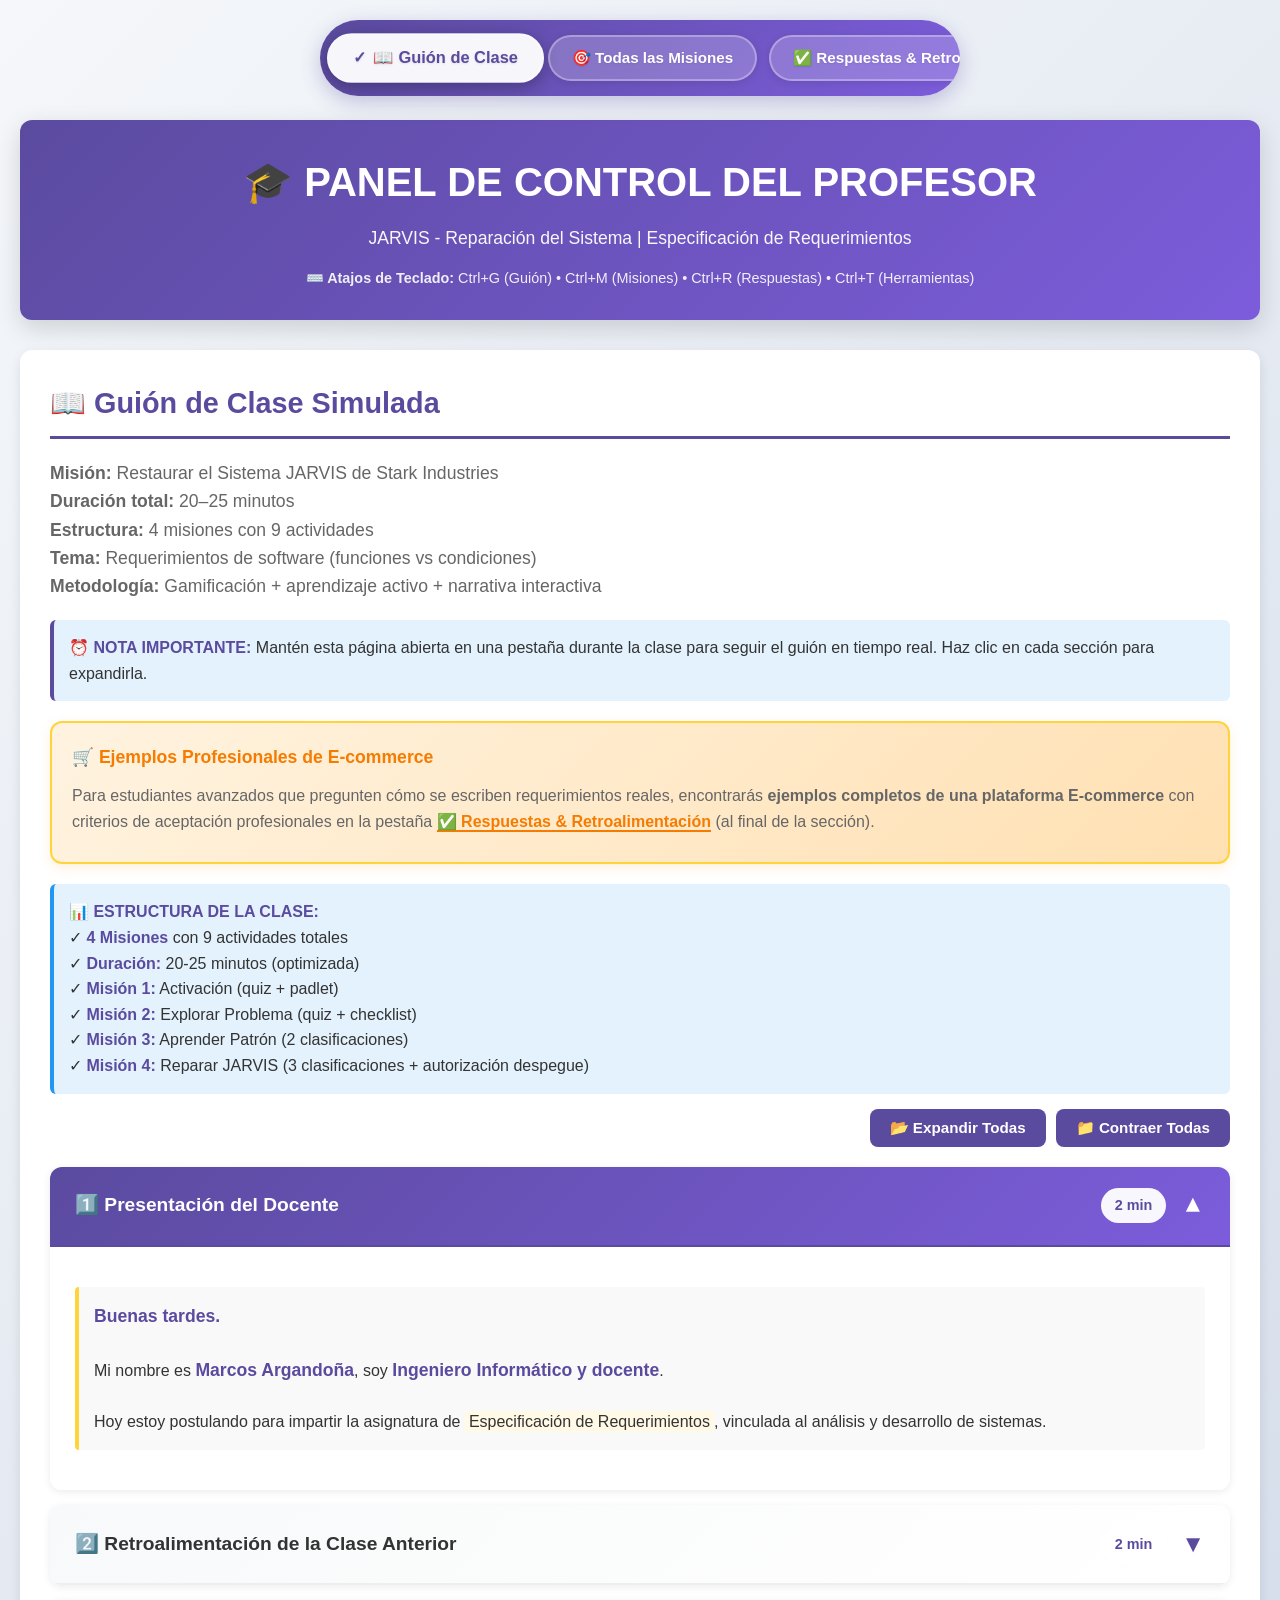
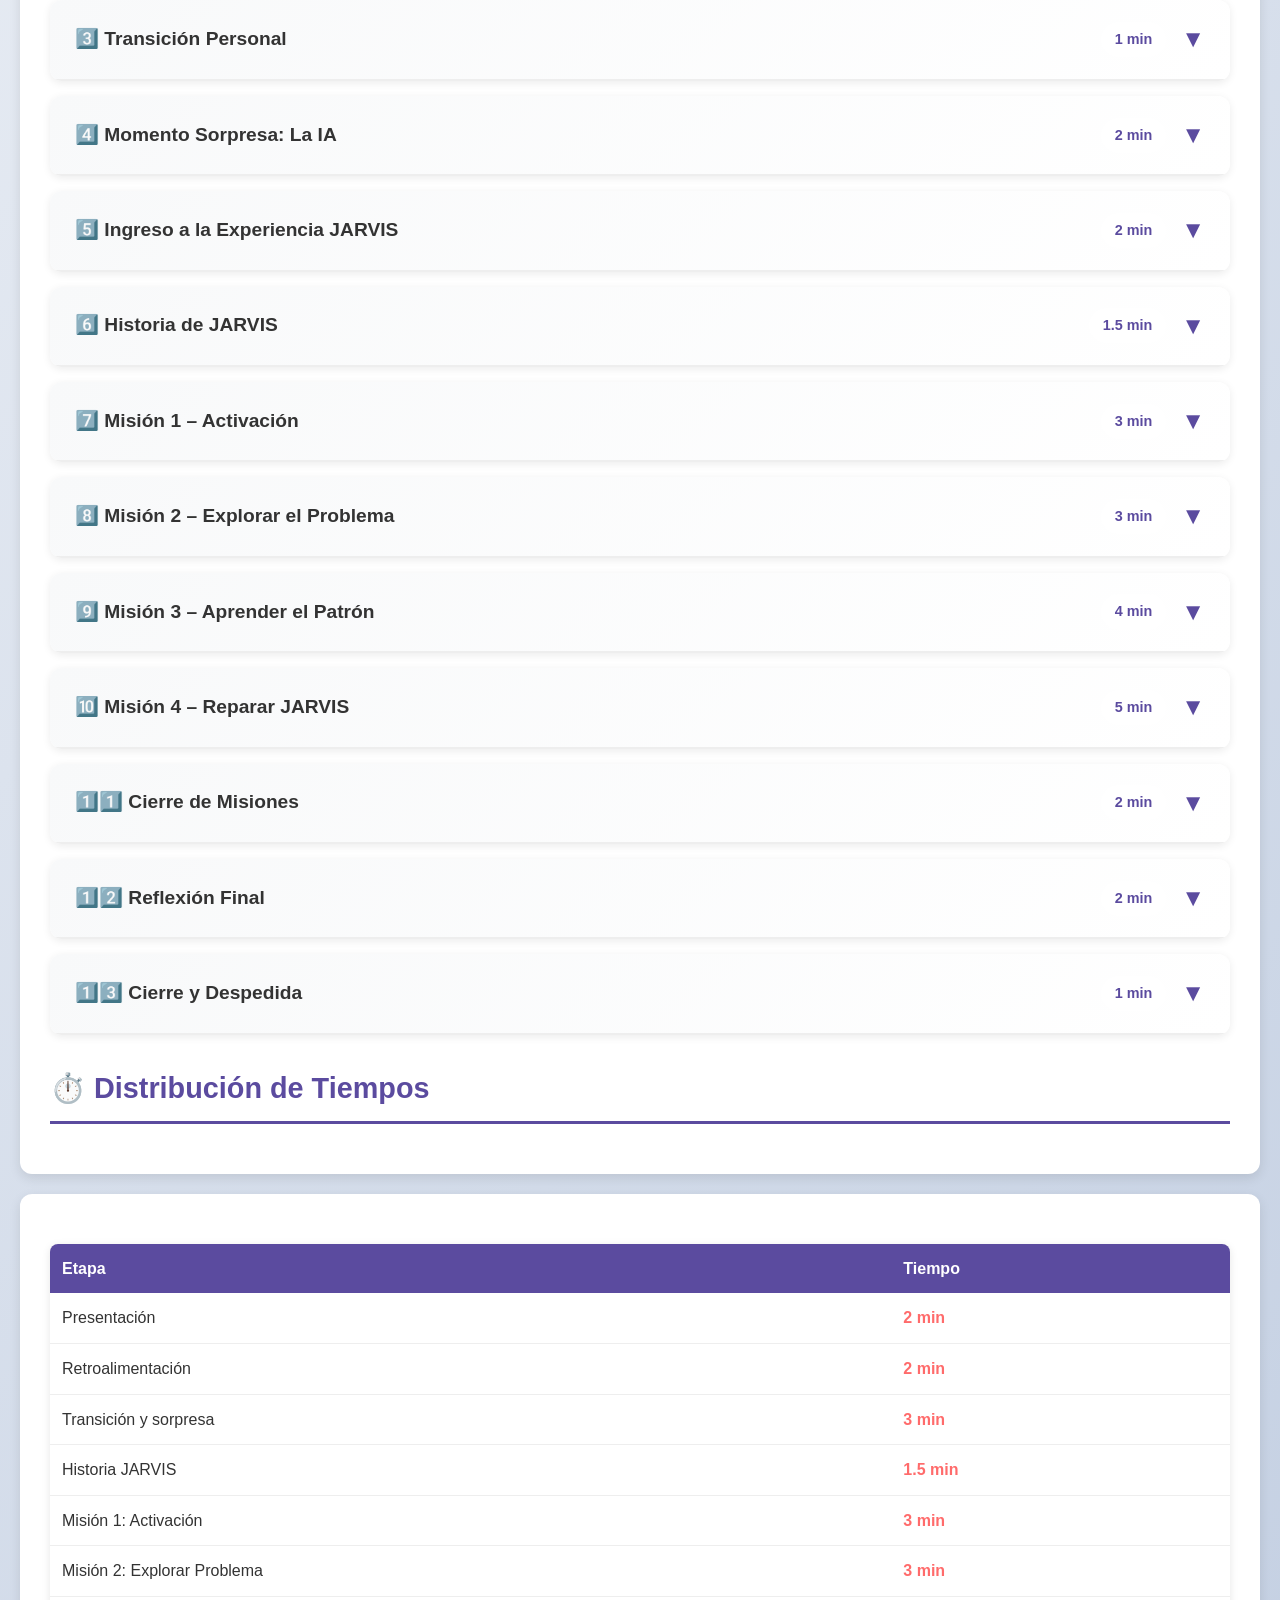
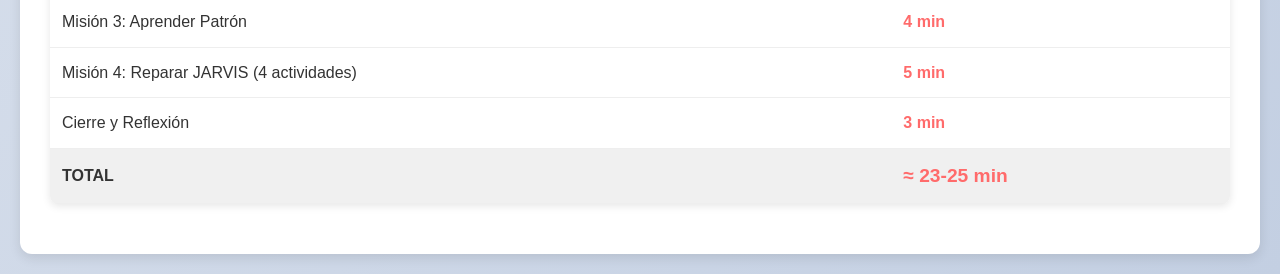
<file: index-profesor.html>
<!DOCTYPE html>
<html lang="es">
<head>
    <meta charset="UTF-8">
    <meta name="viewport" content="width=device-width, initial-scale=1.0">
    <meta name="description" content="Panel de Control del Profesor - JARVIS Gamificación">
    <meta name="theme-color" content="#5b4b9f">
    
    <title>🎓 Panel del Profesor - JARVIS</title>
    
    <style>
        * {
            margin: 0;
            padding: 0;
            box-sizing: border-box;
        }

        :root {
            --color-primary: #5b4b9f;
            --color-secondary: #ff6b6b;
            --color-success: #51cf66;
            --color-warning: #ffd43b;
            --color-dark: #1a1a2e;
            --color-light: #f5f5f5;
            --color-text: #333;
            --color-text-light: #666;
        }

        body {
            font-family: 'Segoe UI', Tahoma, Geneva, Verdana, sans-serif;
            background: linear-gradient(135deg, #f5f7fa 0%, #c3cfe2 100%);
            color: var(--color-text);
            line-height: 1.6;
            min-height: 100vh;
        }

        .professor-container {
            max-width: 1400px;
            margin: 0 auto;
            padding: 20px;
            padding-top: 120px;
        }

        .header {
            background: linear-gradient(135deg, var(--color-primary) 0%, #7c5cdb 100%);
            color: white;
            padding: 30px;
            border-radius: 12px;
            margin-bottom: 30px;
            box-shadow: 0 8px 24px rgba(0,0,0,0.15);
            text-align: center;
        }

        .header h1 {
            font-size: 2.5em;
            margin-bottom: 10px;
        }

        .header p {
            font-size: 1.1em;
            opacity: 0.95;
        }

        .tool-tabs {
            display: flex;
            gap: 12px;
            position: fixed;
            top: 20px;
            left: 50%;
            transform: translateX(-50%);
            background: linear-gradient(135deg, var(--color-primary) 0%, #7c5cdb 100%);
            padding: 15px;
            border-radius: 50px;
            z-index: 1000;
            box-shadow: 0 6px 20px rgba(91, 75, 159, 0.3);
            backdrop-filter: blur(10px);
            flex-wrap: nowrap;
            overflow-x: auto;
            max-width: 90vw;
        }

        .tool-tabs::-webkit-scrollbar {
            height: 4px;
        }

        .tool-tabs::-webkit-scrollbar-track {
            background: rgba(255,255,255,0.1);
            border-radius: 10px;
        }

        .tool-tabs::-webkit-scrollbar-thumb {
            background: rgba(255,255,255,0.3);
            border-radius: 10px;
        }

        .tab-btn {
            padding: 12px 22px;
            border: none;
            border-radius: 25px;
            cursor: pointer;
            font-size: 0.95em;
            font-weight: 700;
            transition: all 0.3s ease;
            background: rgba(255, 255, 255, 0.2);
            color: white;
            box-shadow: 0 2px 8px rgba(0,0,0,0.1);
            border: 2px solid rgba(255, 255, 255, 0.3);
            position: relative;
            flex-shrink: 0;
            text-shadow: 0 1px 2px rgba(0,0,0,0.1);
        }

        .tab-btn:hover {
            background: rgba(255, 255, 255, 0.35);
            transform: translateY(-2px);
            box-shadow: 0 4px 12px rgba(0,0,0,0.2);
            border-color: rgba(255, 255, 255, 0.6);
        }

        .tab-btn:hover::after {
            content: attr(title);
            position: absolute;
            top: -40px;
            left: 50%;
            transform: translateX(-50%);
            background: rgba(0, 0, 0, 0.8);
            color: white;
            padding: 6px 12px;
            border-radius: 4px;
            font-size: 0.8em;
            font-weight: 600;
            white-space: nowrap;
            z-index: 1001;
            box-shadow: 0 2px 8px rgba(0,0,0,0.3);
        }

        .tab-btn.active {
            background: rgba(255, 255, 255, 0.95);
            color: var(--color-primary);
            box-shadow: 0 4px 16px rgba(0,0,0,0.3);
            transform: scale(1.08);
            font-weight: 700;
        }

        .tab-btn.active::before {
            content: "✓";
            margin-right: 6px;
        }

        .tab-content {
            display: none;
            animation: fadeIn 0.3s ease;
        }

        .tab-content.active {
            display: block;
        }

        @keyframes fadeIn {
            from { opacity: 0; transform: translateY(10px); }
            to { opacity: 1; transform: translateY(0); }
        }

        /* BOTÓN FLOTANTE GUIÓN */
        .guion-float-btn {
            position: fixed;
            bottom: 30px;
            right: 30px;
            padding: 16px 24px;
            background: linear-gradient(135deg, var(--color-primary) 0%, #7c5cdb 100%);
            color: white;
            border: none;
            border-radius: 50px;
            cursor: pointer;
            font-weight: 700;
            font-size: 1em;
            box-shadow: 0 6px 20px rgba(91, 75, 159, 0.4);
            transition: all 0.3s ease;
            z-index: 999;
            display: none;
        }

        .guion-float-btn.show {
            display: flex;
            align-items: center;
            gap: 8px;
            animation: pulse 2s infinite;
        }

        @keyframes pulse {
            0%, 100% {
                box-shadow: 0 6px 20px rgba(91, 75, 159, 0.4);
                transform: scale(1);
            }
            50% {
                box-shadow: 0 8px 28px rgba(91, 75, 159, 0.6);
                transform: scale(1.03);
            }
        }

        .guion-float-btn:hover {
            transform: translateY(-5px);
            box-shadow: 0 10px 28px rgba(91, 75, 159, 0.6);
            padding: 16px 32px;
            animation: none;
        }

        .guion-float-btn:active {
            transform: translateY(-2px);
        }

        /* INDICADOR DE MEMORIA DE POSICIÓN */
        .position-indicator {
            position: fixed;
            bottom: 30px;
            left: 30px;
            background: rgba(81, 207, 102, 0.9);
            color: white;
            padding: 8px 14px;
            border-radius: 20px;
            font-size: 0.85em;
            font-weight: 600;
            opacity: 0;
            transition: opacity 0.3s ease;
            pointer-events: none;
            z-index: 998;
            box-shadow: 0 2px 8px rgba(0,0,0,0.2);
        }

        .position-indicator.show {
            opacity: 1;
            animation: slideIn 0.3s ease;
        }

        @keyframes slideIn {
            from {
                opacity: 0;
                transform: translateX(-20px);
            }
            to {
                opacity: 1;
                transform: translateX(0);
            }
        }

        /* Responsive para móviles */
        @media (max-width: 768px) {
            .tool-tabs {
                top: 10px;
                left: 50%;
                transform: translateX(-50%);
                padding: 12px;
                gap: 8px;
                max-width: 95vw;
                border-radius: 40px;
            }

            .tab-btn {
                padding: 10px 16px;
                font-size: 0.85em;
                min-width: auto;
            }

            .tab-btn.active::before {
                content: "✓";
                margin-right: 4px;
            }

            .guion-float-btn {
                bottom: 20px;
                right: 20px;
                padding: 12px 20px;
                font-size: 0.9em;
            }

            body {
                padding-top: 80px;
            }
        }

        /* GUION SECTION */
        .guion-section {
            background: white;
            border-radius: 12px;
            padding: 30px;
            margin-bottom: 20px;
            box-shadow: 0 4px 12px rgba(0,0,0,0.1);
        }

        .guion-section h2 {
            color: var(--color-primary);
            margin-bottom: 20px;
            font-size: 1.8em;
            border-bottom: 3px solid var(--color-primary);
            padding-bottom: 10px;
        }

        .guion-section h3 {
            color: #444;
            margin-top: 20px;
            margin-bottom: 10px;
            font-size: 1.2em;
        }

        .time-block {
            background: #f9f9f9;
            padding: 15px;
            margin: 15px 0;
            border-left: 4px solid var(--color-warning);
            border-radius: 4px;
        }

        .time-block strong {
            color: var(--color-primary);
            font-size: 1.1em;
        }

        /* MISSIONS SECTION */
        .missions-section {
            background: white;
            border-radius: 12px;
            padding: 30px;
            box-shadow: 0 4px 12px rgba(0,0,0,0.1);
        }

        .mission-card {
            background: #f9f9f9;
            border: 2px solid var(--color-primary);
            border-radius: 12px;
            padding: 25px;
            margin-bottom: 20px;
            cursor: pointer;
            transition: all 0.3s ease;
        }

        .mission-card:hover {
            transform: translateY(-4px);
            box-shadow: 0 8px 20px rgba(91, 75, 159, 0.2);
        }

        .mission-card.expanded {
            background: white;
            border-color: var(--color-primary);
        }

        .mission-header {
            display: flex;
            justify-content: space-between;
            align-items: center;
            cursor: pointer;
            font-weight: 600;
            font-size: 1.2em;
        }

        .mission-title {
            color: var(--color-primary);
            flex: 1;
        }

        .mission-toggle {
            font-size: 1.5em;
            transition: transform 0.3s ease;
        }

        .mission-card.expanded .mission-toggle {
            transform: rotate(180deg);
        }

        .mission-content {
            display: none;
            margin-top: 20px;
            border-top: 2px solid #eee;
            padding-top: 20px;
        }

        .mission-card.expanded .mission-content {
            display: block;
        }

        .activity {
            background: white;
            border: 1px solid #ddd;
            border-radius: 8px;
            padding: 20px;
            margin-bottom: 15px;
        }

        .activity-num {
            display: inline-block;
            background: var(--color-primary);
            color: white;
            padding: 5px 12px;
            border-radius: 20px;
            margin-bottom: 10px;
            font-weight: 600;
            font-size: 0.9em;
        }

        .activity-title {
            color: var(--color-primary);
            font-size: 1.1em;
            font-weight: 600;
            margin-bottom: 10px;
        }

        .activity-detail {
            margin: 10px 0;
            padding: 10px;
            background: #f5f5f5;
            border-left: 4px solid var(--color-secondary);
            border-radius: 4px;
        }

        .detail-label {
            font-weight: 600;
            color: var(--color-primary);
            display: block;
            margin-bottom: 5px;
        }

        .correct-answer {
            background: #e8f5e9;
            border-left-color: var(--color-success);
            padding: 12px;
            border-radius: 6px;
            margin: 10px 0;
        }

        .correct-answer::before {
            content: "✓ ";
            color: var(--color-success);
            font-weight: 700;
            font-size: 1.2em;
            margin-right: 5px;
        }

        .feedback {
            background: #fff3e0;
            border-left: 4px solid var(--color-warning);
            padding: 12px;
            margin: 10px 0;
            border-radius: 6px;
        }

        .feedback::before {
            content: "💬 ";
            margin-right: 5px;
        }

        .option {
            margin: 8px 0;
            padding: 8px;
            background: white;
            border-radius: 4px;
        }

        .option.correct {
            background: #e8f5e9;
            border-left: 4px solid var(--color-success);
            padding-left: 12px;
        }

        /* TIMING GUIDE */
        .timing-table {
            width: 100%;
            border-collapse: collapse;
            margin: 20px 0;
            background: white;
            border-radius: 8px;
            overflow: hidden;
            box-shadow: 0 2px 8px rgba(0,0,0,0.1);
        }

        .timing-table th {
            background: var(--color-primary);
            color: white;
            padding: 12px;
            text-align: left;
            font-weight: 600;
        }

        .timing-table td {
            padding: 12px;
            border-bottom: 1px solid #eee;
        }

        .timing-table tr:hover {
            background: #f9f9f9;
        }

        .time-value {
            font-weight: 600;
            color: var(--color-secondary);
        }

        /* TIPS & TOOLS */
        .tools-grid {
            display: grid;
            grid-template-columns: repeat(auto-fit, minmax(300px, 1fr));
            gap: 20px;
            margin-top: 20px;
        }

        .tool-card {
            background: white;
            border-radius: 12px;
            padding: 25px;
            box-shadow: 0 4px 12px rgba(0,0,0,0.1);
            border-top: 4px solid var(--color-primary);
        }

        .tool-card h3 {
            color: var(--color-primary);
            margin-bottom: 15px;
            font-size: 1.2em;
        }

        .tool-card ul {
            list-style: none;
            padding: 0;
        }

        .tool-card li {
            padding: 8px 0;
            color: var(--color-text-light);
        }

        .tool-card li:before {
            content: "▸ ";
            color: var(--color-secondary);
            font-weight: 700;
            margin-right: 8px;
        }

        /* PRINT FRIENDLY */
        @media print {
            .tool-tabs { display: none; }
            .header { page-break-inside: avoid; }
            .mission-card { page-break-inside: avoid; }
        }

        .print-btn, .expand-all-btn {
            padding: 10px 20px;
            background: var(--color-primary);
            color: white;
            border: none;
            border-radius: 6px;
            cursor: pointer;
            margin: 10px 5px;
            font-weight: 600;
            transition: background 0.3s ease;
        }

        .print-btn:hover, .expand-all-btn:hover {
            background: #7c5cdb;
        }

        .highlight {
            background: #fff9e6;
            padding: 2px 4px;
            border-radius: 2px;
            font-weight: 500;
        }

        .note-box {
            background: #e3f2fd;
            border-left: 4px solid var(--color-primary);
            padding: 15px;
            border-radius: 6px;
            margin: 15px 0;
        }

        .note-box strong {
            color: var(--color-primary);
        }

        /* ACCORDION STYLES FOR GUION */
        .accordion-item {
            background: white;
            border-radius: 12px;
            margin-bottom: 15px;
            box-shadow: 0 2px 8px rgba(0,0,0,0.08);
            overflow: hidden;
            transition: all 0.3s ease;
        }

        .accordion-item:hover {
            box-shadow: 0 4px 16px rgba(0,0,0,0.12);
        }

        .accordion-header {
            display: flex;
            justify-content: space-between;
            align-items: center;
            padding: 20px 25px;
            cursor: pointer;
            background: linear-gradient(135deg, #f8f9fa 0%, #ffffff 100%);
            border-bottom: 2px solid #eee;
            transition: all 0.3s ease;
        }

        .accordion-header:hover {
            background: linear-gradient(135deg, #f0f2f5 0%, #f8f9fa 100%);
        }

        .accordion-item.active .accordion-header {
            background: linear-gradient(135deg, var(--color-primary) 0%, #7c5cdb 100%);
            color: white;
            border-bottom-color: var(--color-primary);
        }

        .accordion-title {
            flex: 1;
            font-size: 1.2em;
            font-weight: 700;
            display: flex;
            align-items: center;
            gap: 12px;
        }

        .accordion-time {
            background: rgba(255, 255, 255, 0.9);
            color: var(--color-primary);
            padding: 6px 14px;
            border-radius: 20px;
            font-weight: 600;
            font-size: 0.9em;
            margin-right: 15px;
        }

        .accordion-item.active .accordion-time {
            background: rgba(255, 255, 255, 0.95);
            color: var(--color-primary);
        }

        .accordion-icon {
            font-size: 1.5em;
            transition: transform 0.3s ease;
            color: var(--color-primary);
        }

        .accordion-item.active .accordion-icon {
            transform: rotate(180deg);
            color: white;
        }

        .accordion-content {
            max-height: 0;
            overflow: hidden;
            transition: max-height 0.4s ease;
        }

        .accordion-item.active .accordion-content {
            max-height: 5000px;
        }

        .accordion-body {
            padding: 25px;
            background: white;
        }

        .answer-box {
            background: #e8f5e9;
            border-left: 4px solid var(--color-success);
            padding: 15px 20px;
            margin: 12px 0;
            border-radius: 6px;
            font-weight: 500;
        }

        .answer-box::before {
            content: "✓ ";
            color: var(--color-success);
            font-weight: 700;
            font-size: 1.3em;
            margin-right: 8px;
        }

        .question-box {
            background: #f5f5f5;
            border-left: 4px solid var(--color-warning);
            padding: 12px 18px;
            margin: 10px 0;
            border-radius: 6px;
        }

        .question-box strong {
            color: var(--color-primary);
        }

        .expand-collapse-all {
            display: flex;
            gap: 10px;
            margin-bottom: 20px;
            justify-content: flex-end;
        }

        .accordion-control-btn {
            padding: 10px 20px;
            background: var(--color-primary);
            color: white;
            border: none;
            border-radius: 8px;
            cursor: pointer;
            font-weight: 600;
            transition: all 0.3s ease;
            font-size: 0.95em;
        }

        .accordion-control-btn:hover {
            background: #7c5cdb;
            transform: translateY(-2px);
            box-shadow: 0 4px 12px rgba(91, 75, 159, 0.3);
        }

        .ecommerce-reference {
            background: linear-gradient(135deg, #fff3e0 0%, #ffe0b2 100%);
            border: 2px solid var(--color-warning);
            border-radius: 12px;
            padding: 20px;
            margin: 20px 0;
            box-shadow: 0 4px 12px rgba(255, 152, 0, 0.15);
        }

        .ecommerce-reference h4 {
            color: #f57c00;
            margin: 0 0 12px 0;
            display: flex;
            align-items: center;
            gap: 8px;
            font-size: 1.1em;
        }

        .ecommerce-reference p {
            margin: 8px 0;
            color: #666;
        }

        .ecommerce-reference a {
            color: #f57c00;
            font-weight: 700;
            text-decoration: none;
            border-bottom: 2px solid #f57c00;
            transition: all 0.2s ease;
        }

        .ecommerce-reference a:hover {
            color: #e65100;
            border-bottom-color: #e65100;
        }
    </style>
</head>
<body>
    <div class="professor-container">
        <!-- HEADER -->
        <div class="header">
            <h1>🎓 PANEL DE CONTROL DEL PROFESOR</h1>
            <p>JARVIS - Reparación del Sistema | Especificación de Requerimientos</p>
            <div style="margin-top: 15px; font-size: 0.9em; opacity: 0.9;">
                <strong>⌨️ Atajos de Teclado:</strong> Ctrl+G (Guión) • Ctrl+M (Misiones) • Ctrl+R (Respuestas) • Ctrl+T (Herramientas)
            </div>
        </div>

        <!-- NAVIGATION TABS -->
        <div class="tool-tabs">
            <button class="tab-btn active" onclick="switchTab('guion')" title="Ctrl+G">📖 Guión de Clase</button>
            <button class="tab-btn" onclick="switchTab('missions')" title="Ctrl+M">🎯 Todas las Misiones</button>
            <button class="tab-btn" onclick="switchTab('respuestas')" title="Ctrl+R">✅ Respuestas & Retroalimentación</button>
            <button class="tab-btn" onclick="switchTab('tools')" title="Ctrl+T">🛠️ Herramientas</button>
        </div>

        <!-- TAB 1: GUION DE CLASE -->
        <div id="guion" class="tab-content active">
            <div class="guion-section">
                <h2>📖 Guión de Clase Simulada</h2>
                <p style="font-size: 1.1em; color: #666; margin-bottom: 20px;">
                    <strong>Misión:</strong> Restaurar el Sistema JARVIS de Stark Industries<br>
                    <strong>Duración total:</strong> 20–25 minutos<br>
                    <strong>Estructura:</strong> 4 misiones con 9 actividades<br>
                    <strong>Tema:</strong> Requerimientos de software (funciones vs condiciones)<br>
                    <strong>Metodología:</strong> Gamificación + aprendizaje activo + narrativa interactiva
                </p>

                <div class="note-box">
                    <strong>⏰ NOTA IMPORTANTE:</strong> Mantén esta página abierta en una pestaña durante la clase para seguir el guión en tiempo real. Haz clic en cada sección para expandirla.
                </div>

                <div class="ecommerce-reference">
                    <h4>🛒 Ejemplos Profesionales de E-commerce</h4>
                    <p>Para estudiantes avanzados que pregunten cómo se escriben requerimientos reales, encontrarás <strong>ejemplos completos de una plataforma E-commerce</strong> con criterios de aceptación profesionales en la pestaña <a href="#" onclick="switchTab('respuestas'); return false;">✅ Respuestas & Retroalimentación</a> (al final de la sección).</p>
                </div>

                <div class="note-box" style="background: #e3f2fd; border-left-color: #2196F3;">
                    <strong>📊 ESTRUCTURA DE LA CLASE:</strong><br>
                    ✓ <strong>4 Misiones</strong> con 9 actividades totales<br>
                    ✓ <strong>Duración:</strong> 20-25 minutos (optimizada)<br>
                    ✓ <strong>Misión 1:</strong> Activación (quiz + padlet)<br>
                    ✓ <strong>Misión 2:</strong> Explorar Problema (quiz + checklist)<br>
                    ✓ <strong>Misión 3:</strong> Aprender Patrón (2 clasificaciones)<br>
                    ✓ <strong>Misión 4:</strong> Reparar JARVIS (3 clasificaciones + autorización despegue)
                </div>

                <div class="expand-collapse-all">
                    <button class="accordion-control-btn" onclick="expandAllGuion()">📂 Expandir Todas</button>
                    <button class="accordion-control-btn" onclick="collapseAllGuion()">📁 Contraer Todas</button>
                </div>

                <!-- Sección 1 -->
                <div class="accordion-item active">
                    <div class="accordion-header" onclick="toggleAccordion(this)">
                        <div class="accordion-title">
                            <span>1️⃣ Presentación del Docente</span>
                        </div>
                        <span class="accordion-time">2 min</span>
                        <span class="accordion-icon">▼</span>
                    </div>
                    <div class="accordion-content">
                        <div class="accordion-body">
                            <div class="time-block">
                                <strong>Buenas tardes.</strong><br><br>
                                Mi nombre es <strong>Marcos Argandoña</strong>, soy <strong>Ingeniero Informático y docente</strong>.<br><br>
                                Hoy estoy postulando para impartir la asignatura de <span class="highlight">Especificación de Requerimientos</span>, vinculada al análisis y desarrollo de sistemas.
                            </div>
                        </div>
                    </div>
                </div>

                <!-- Sección 2 -->
                <div class="accordion-item">
                    <div class="accordion-header" onclick="toggleAccordion(this)">
                        <div class="accordion-title">
                            <span>2️⃣ Retroalimentación de la Clase Anterior</span>
                        </div>
                        <span class="accordion-time">2 min</span>
                        <span class="accordion-icon">▼</span>
                    </div>
                    <div class="accordion-content">
                        <div class="accordion-body">
                            <p><strong>Objetivo:</strong> Activar conocimientos previos. Dinámica rápida tipo <em>ping-pong</em>.</p>
                            
                            <div class="question-box">
                                <strong>Pregunta 1:</strong> ¿Qué es un <strong>requerimiento de usuario</strong>?
                            </div>
                            <div class="answer-box">Lo que el usuario necesita</div>

                            <div class="question-box">
                                <strong>Pregunta 2:</strong> ¿Qué es un <strong>requerimiento del sistema</strong>?
                            </div>
                            <div class="answer-box">Lo que el sistema debe hacer</div>

                            <div class="question-box">
                                <strong>Pregunta 3:</strong> ¿Por qué son importantes los requerimientos?
                            </div>
                            <div class="answer-box">Porque guían el desarrollo del sistema</div>

                            <div class="time-block" style="border-left-color: var(--color-success); margin-top: 15px;">
                                <strong>Cierre:</strong> Perfecto. Hoy veremos cómo estos requerimientos permiten que <strong>un sistema funcione correctamente</strong>.
                            </div>
                        </div>
                    </div>
                </div>

                <!-- Sección 3 -->
                <div class="accordion-item">
                    <div class="accordion-header" onclick="toggleAccordion(this)">
                        <div class="accordion-title">
                            <span>3️⃣ Transición Personal</span>
                        </div>
                        <span class="accordion-time">1 min</span>
                        <span class="accordion-icon">▼</span>
                    </div>
                    <div class="accordion-content">
                        <div class="accordion-body">
                            <div class="time-block">
                                <strong>Texto a decir:</strong><br><br>
                                "Antes de comenzar, no quiero hablar mucho más de mí. Si quieren conocer mi trabajo o proyectos pueden visitar <strong>www.makuaz.cl</strong>"<br><br>
                                "<strong>Pero hoy no vinimos a hablar de mí y tampoco solo veremos teoría. Lo que hoy haremos será jugar, porque soy gamer y es algo que me apasiona.</strong>"<br><br>
                                <strong>ACCIÓN:</strong> Preguntar cuántos son gamers y qué juegos juegan.
                            </div>
                        </div>
                    </div>
                </div>

                <!-- Sección 4 -->
                <div class="accordion-item">
                    <div class="accordion-header" onclick="toggleAccordion(this)">
                        <div class="accordion-title">
                            <span>4️⃣ Momento Sorpresa: La IA</span>
                        </div>
                        <span class="accordion-time">2 min</span>
                        <span class="accordion-icon">▼</span>
                    </div>
                    <div class="accordion-content">
                        <div class="accordion-body">
                            <div class="time-block">
                                <strong>Texto a decir:</strong><br><br>
                                "Dentro de Stark Industries hay una IA que necesita nuestra ayuda. Su nombre es <strong>JARVIS</strong>. Tiene un pequeño problema: su sistema está incompleto y no puede funcionar correctamente. Solo puede comunicarse <strong>a través de vuestros teléfonos</strong>."<br><br>
                                <strong>ACCIÓN:</strong> Mostrar el QR para escanear el sitio de la actividad.
                            </div>
                        </div>
                    </div>
                </div>

                <!-- Sección 5 -->
                <div class="accordion-item">
                    <div class="accordion-header" onclick="toggleAccordion(this)">
                        <div class="accordion-title">
                            <span>5️⃣ Ingreso a la Experiencia JARVIS</span>
                        </div>
                        <span class="accordion-time">2 min</span>
                        <span class="accordion-icon">▼</span>
                    </div>
                    <div class="accordion-content">
                        <div class="accordion-body">
                            <div class="time-block">
                                <strong>INSTRUCCIONES A LOS ESTUDIANTES:</strong>
                                <ul style="margin-top: 10px; margin-left: 20px;">
                                    <li>Escaneen el código QR con sus teléfonos</li>
                                    <li>Ingresen al sitio</li>
                                    <li>Si pueden, <strong>activen el sonido</strong></li>
                                    <li>Ahora conocerán a JARVIS y comenzarán la misión</li>
                                </ul>
                            </div>
                        </div>
                    </div>
                </div>

                <!-- Sección 6 -->
                <div class="accordion-item">
                    <div class="accordion-header" onclick="toggleAccordion(this)">
                        <div class="accordion-title">
                            <span>6️⃣ Historia de JARVIS</span>
                        </div>
                        <span class="accordion-time">1.5 min</span>
                        <span class="accordion-icon">▼</span>
                    </div>
                    <div class="accordion-content">
                        <div class="accordion-body">
                            <div class="time-block">
                                <strong>ACCIÓN:</strong> Permitir que la narrativa se reproduzca en los dispositivos de los estudiantes.<br><br>
                                <strong>Objetivo pedagógico:</strong> Introducir el problema y crear inmersión narrativa.
                            </div>
                        </div>
                    </div>
                </div>

                <!-- Sección 7 -->
                <div class="accordion-item">
                    <div class="accordion-header" onclick="toggleAccordion(this)">
                        <div class="accordion-title">
                            <span>7️⃣ Misión 1 – Activación</span>
                        </div>
                        <span class="accordion-time">3 min</span>
                        <span class="accordion-icon">▼</span>
                    </div>
                    <div class="accordion-content">
                        <div class="accordion-body">
                            <p><strong>Objetivo pedagógico:</strong> Conectar con JARVIS y comprender su situación.</p>
                            
                            <div class="question-box">
                                <strong>Actividad 1a - Quiz:</strong> ¿Quién es JARVIS?
                            </div>
                            <div class="answer-box">La IA que controla Stark Industries</div>
                            <div class="feedback">
                                <strong>Mensaje JARVIS:</strong> "Gracias por identificarme. Ahora entiende mi problema."
                            </div>

                            <div class="time-block">
                                <strong>Actividad 1b - Padlet:</strong> ¿Cómo ayudarías a JARVIS?<br>
                                <strong>Tipo:</strong> Colaboración abierta (Padlet)<br>
                                <strong>Objetivo:</strong> Lluvia de ideas sobre cómo ayudar a un sistema<br><br>
                                <strong>Mensaje JARVIS:</strong> "Las ideas de los humanos siempre me fascinan."
                            </div>
                        </div>
                    </div>
                </div>

                <!-- Sección 8 -->
                <div class="accordion-item">
                    <div class="accordion-header" onclick="toggleAccordion(this)">
                        <div class="accordion-title">
                            <span>8️⃣ Misión 2 – Explorar el Problema</span>
                        </div>
                        <span class="accordion-time">3 min</span>
                        <span class="accordion-icon">▼</span>
                    </div>
                    <div class="accordion-content">
                        <div class="accordion-body">
                            <p><strong>Objetivo:</strong> Identificar exactamente qué le falta a JARVIS.</p>
                            
                            <div class="time-block">
                                <strong>Explicación docente:</strong><br>
                                "JARVIS dice: 'Tengo funciones, pero me faltan condiciones'. ¿Qué significa esto?"
                            </div>

                            <div class="question-box">
                                <strong>Actividad 2a - Quiz:</strong> Un sistema sin requerimientos claros...
                            </div>
                            <div class="answer-box">No sabe QUÉ HACER ni BAJO QUÉ CONDICIONES hacerlo</div>
                            <div class="feedback">
                                <strong>Mensaje JARVIS:</strong> "Sin instrucciones claras, no puedo ejecutarme."
                            </div>

                            <div class="question-box">
                                <strong>Actividad 2b - Checklist:</strong> ¿JARVIS necesita...? (Selecciona lo correcto)
                            </div>
                            <div class="answer-box">
                                ✓ Saber QUÉ FUNCIONES ejecutar (requisitos funcionales)<br>
                                ✓ BAJO QUÉ CONDICIONES ejecutarlas (requisitos no-funcionales)
                            </div>
                            <div class="feedback">
                                <strong>Mensaje JARVIS:</strong> "Exactamente. Funciones + Condiciones = Sistema Completo."
                            </div>
                        </div>
                    </div>
                </div>

                <!-- Sección 9 -->
                <div class="accordion-item">
                    <div class="accordion-header" onclick="toggleAccordion(this)">
                        <div class="accordion-title">
                            <span>9️⃣ Misión 3 – Aprender el Patrón</span>
                        </div>
                        <span class="accordion-time">4 min</span>
                        <span class="accordion-icon">▼</span>
                    </div>
                    <div class="accordion-content">
                        <div class="accordion-body">
                            <p><strong>Objetivo:</strong> Entender la diferencia crítica FUNCIÓN vs CONDICIÓN.</p>
                            
                            <div class="time-block">
                                <strong>Explicación docente:</strong><br>
                                "Esto es LO MÁS IMPORTANTE. Presten atención:"<br><br>
                                ✓ <strong>FUNCIÓN</strong> → ¿QUÉ HACE el sistema? (acciones, verbos)<br>
                                ✓ <strong>CONDICIÓN</strong> → ¿QUÉ NECESITA para hacerlo? (requisitos, prerequisitos)
                            </div>

                            <div class="question-box">
                                <strong>Actividad 3a - Clasificación:</strong> "JARVIS debe calcular trayectorias de vuelo"<br>
                                ¿FUNCIÓN o CONDICIÓN?
                            </div>
                            <div class="answer-box">FUNCIÓN ("calcular" es una acción que el sistema HACE)</div>
                            <div class="feedback">
                                <strong>Pista:</strong> ¿QUÉ HACE el sistema? → FUNCIÓN<br>
                                <strong>Mensaje JARVIS:</strong> "Calcular trayectorias es mi función principal."
                            </div>

                            <div class="question-box">
                                <strong>Actividad 3b - Clasificación:</strong> "JARVIS requiere conexión a internet"<br>
                                ¿FUNCIÓN o CONDICIÓN?
                            </div>
                            <div class="answer-box">CONDICIÓN ("requiere" = algo que NECESITA)</div>
                            <div class="feedback">
                                <strong>Pista:</strong> ¿QUÉ NECESITA el sistema? → CONDICIÓN<br>
                                <strong>Mensaje JARVIS:</strong> "Sin internet, no puedo conectarme a Tony. Esa es una condición crítica."
                            </div>
                        </div>
                    </div>
                </div>

                <!-- Sección 10 -->
                <div class="accordion-item">
                    <div class="accordion-header" onclick="toggleAccordion(this)">
                        <div class="accordion-title">
                            <span>🔟 Misión 4 – Reparar JARVIS</span>
                        </div>
                        <span class="accordion-time">5 min</span>
                        <span class="accordion-icon">▼</span>
                    </div>
                    <div class="accordion-content">
                        <div class="accordion-body">
                            <p><strong>Objetivo:</strong> Clasificar requerimientos y completar la reparación.</p>
                            
                            <div class="time-block">
                                <strong>Explicación docente:</strong><br>
                                "Ahora TÚ decides: ¿FUNCIÓN o CONDICIÓN? Vamos a reparar a JARVIS juntos."
                            </div>

                            <div class="question-box">
                                <strong>Actividad 4a:</strong> "El sistema debe plotear rutas de navegación espacial"<br>
                                ¿FUNCIÓN o CONDICIÓN?
                            </div>
                            <div class="answer-box">FUNCIÓN ("plotear/ejecutar" = acciones)</div>
                            <div class="feedback"><strong>JARVIS:</strong> "✓ Sistema de navegación activado."</div>

                            <div class="question-box">
                                <strong>Actividad 4b:</strong> "JARVIS necesita energía en su núcleo"<br>
                                ¿FUNCIÓN o CONDICIÓN?
                            </div>
                            <div class="answer-box">CONDICIÓN ("necesita" = prerequisito)</div>
                            <div class="feedback"><strong>JARVIS:</strong> "✓ Sistema de energía verificado."</div>

                            <div class="question-box">
                                <strong>Actividad 4c:</strong> "JARVIS debe transmitir reportes de seguridad en tiempo real"<br>
                                ¿FUNCIÓN o CONDICIÓN?
                            </div>
                            <div class="answer-box">FUNCIÓN ("transmitir" = acción)</div>
                            <div class="feedback"><strong>JARVIS:</strong> "✓ Sistema de comunicación restaurado."</div>

                            <div class="time-block" style="background: #e8f5e9; border-left-color: var(--color-success);">
                                <strong>Actividad 4d - AUTORIZAR DESPEGUE:</strong><br>
                                ¿JARVIS está completamente reparado?<br><br>
                                <strong>Respuesta:</strong> SÍ. He clasificado todos correctamente.<br><br>
                                <strong>🚀 RESULTADO:</strong> ¡¡REPARACIÓN COMPLETADA!! Sistema al 100%.<br>
                                <strong>JARVIS:</strong> "¡¡GRACIAS!! LO LOGRAMOS. VOY A CASA."
                            </div>
                        </div>
                    </div>
                </div>

                <!-- Sección 11 -->
                <div class="accordion-item">
                    <div class="accordion-header" onclick="toggleAccordion(this)">
                        <div class="accordion-title">
                            <span>1️⃣1️⃣ Cierre de Misiones</span>
                        </div>
                        <span class="accordion-time">2 min</span>
                        <span class="accordion-icon">▼</span>
                    </div>
                    <div class="accordion-content">
                        <div class="accordion-body">
                            <div class="time-block" style="background: linear-gradient(135deg, #e8f5e9 0%, #c8e6c9 100%); border-left-color: var(--color-success);">
                                <strong>🎉 CELEBRACIÓN:</strong><br><br>
                                Los estudiantes habrán completado las 4 misiones y verán la pantalla de victoria:<br><br>
                                ✅ Sistema restaurado al 100%<br>
                                🚀 JARVIS está listo para despegar<br>
                                🏆 Puntos totales obtenidos<br>
                                🏅 Medalla: MAESTRO DEL SISTEMA<br><br>
                                <strong>Mensaje JARVIS:</strong> "Gracias por ayudarme a regresar a casa. Aprendiste a diferenciar funciones y condiciones. ¡Eres un excelente ingeniero de software!"
                            </div>
                        </div>
                    </div>
                </div>

                <!-- Sección 12 -->
                <div class="accordion-item">
                    <div class="accordion-header" onclick="toggleAccordion(this)">
                        <div class="accordion-title">
                            <span>1️⃣2️⃣ Reflexión Final</span>
                        </div>
                        <span class="accordion-time">2 min</span>
                        <span class="accordion-icon">▼</span>
                    </div>
                    <div class="accordion-content">
                        <div class="accordion-body">
                            <div class="time-block">
                                <strong>Mensaje:</strong><br> 
                                "Hoy no solo jugamos. Aprendimos que <strong>un sistema funciona cuando cada requerimiento se define claramente</strong>:"<br><br>
                                ✓ <strong>FUNCIÓN</strong> = ¿Qué debe HACER el sistema?<br>
                                ✓ <strong>CONDICIÓN</strong> = ¿Qué NECESITA para hacerlo?<br><br>
                                <strong>Pregunta al grupo:</strong> ¿Ahora entienden cómo sistemas como ChatGPT, Instagram o sus videojuegos favoritos tienen requerimientos definidos?<br><br>
                                <em>Ejemplos esperados:</em> apps móviles, redes sociales, GPS, videojuegos, streaming
                            </div>
                        </div>
                    </div>
                </div>

                <!-- Sección 13 -->
                <div class="accordion-item">
                    <div class="accordion-header" onclick="toggleAccordion(this)">
                        <div class="accordion-title">
                            <span>1️⃣3️⃣ Cierre y Despedida</span>
                        </div>
                        <span class="accordion-time">1 min</span>
                        <span class="accordion-icon">▼</span>
                    </div>
                    <div class="accordion-content">
                        <div class="accordion-body">
                            <div class="time-block">
                                <strong>Mensaje final:</strong><br><br>
                                "Gracias por ayudar a reparar a JARVIS. Hoy aprendieron a pensar como ingenieros de software."<br><br>
                                "Los requerimientos son la base de TODO sistema que usan a diario. Sin ellos, nada funciona."<br><br>
                                <strong>"Nos vemos en la próxima clase. ¡Excelente trabajo equipo!"</strong> 👏
                            </div>
                        </div>
                    </div>
                </div>

                <h2 style="margin-top: 30px;">⏱️ Distribución de Tiempos</h2>
            </div>

            <div class="missions-section">
                <table class="timing-table">
                    <thead>
                        <tr>
                            <th>Etapa</th>
                            <th>Tiempo</th>
                        </tr>
                    </thead>
                    <tbody>
                        <tr>
                            <td>Presentación</td>
                            <td class="time-value">2 min</td>
                        </tr>
                        <tr>
                            <td>Retroalimentación</td>
                            <td class="time-value">2 min</td>
                        </tr>
                        <tr>
                            <td>Transición y sorpresa</td>
                            <td class="time-value">3 min</td>
                        </tr>
                        <tr>
                            <td>Historia JARVIS</td>
                            <td class="time-value">1.5 min</td>
                        </tr>
                        <tr>
                            <td>Misión 1: Activación</td>
                            <td class="time-value">3 min</td>
                        </tr>
                        <tr>
                            <td>Misión 2: Explorar Problema</td>
                            <td class="time-value">3 min</td>
                        </tr>
                        <tr>
                            <td>Misión 3: Aprender Patrón</td>
                            <td class="time-value">4 min</td>
                        </tr>
                        <tr>
                            <td>Misión 4: Reparar JARVIS (4 actividades)</td>
                            <td class="time-value">5 min</td>
                        </tr>
                        <tr>
                            <td>Cierre y Reflexión</td>
                            <td class="time-value">3 min</td>
                        </tr>
                        <tr style="background: #f0f0f0; font-weight: bold;">
                            <td>TOTAL</td>
                            <td class="time-value" style="font-size: 1.2em;">≈ 23-25 min</td>
                        </tr>
                    </tbody>
                </table>
            </div>
        </div>

        <!-- TAB 2: TODAS LAS MISIONES -->
        <div id="missions" class="tab-content">
            <div class="missions-section">
                <div style="margin-bottom: 20px;">
                    <button class="expand-all-btn" onclick="expandAllMissions()">📂 Expandir Todo</button>
                    <button class="expand-all-btn" onclick="collapseAllMissions()">📁 Contraer Todo</button>
                    <button class="print-btn" onclick="window.print()">🖨️ Imprimir</button>
                </div>

                <!-- MISIÓN 1 -->
                <div class="mission-card" id="mission-1">
                    <div class="mission-header" onclick="toggleMission(1)">
                        <span class="mission-title">📖 Misión 1: Activación - Activar el Sistema</span>
                        <span class="mission-toggle">▼</span>
                    </div>
                    <div class="mission-content">
                        <div class="activity">
                            <span class="activity-num">Actividad 1.1</span>
                            <div class="activity-title">Quiz: ¿Quién es JARVIS?</div>
                            <div class="activity-detail">
                                <span class="detail-label">Tipo:</span> Pregunta de opción múltiple
                            </div>
                            <div class="activity-detail">
                                <span class="detail-label">Pregunta:</span> ¿Quién es JARVIS?
                            </div>
                            <div class="correct-answer">
                                La inteligencia artificial que controla Stark Industries
                            </div>
                        </div>

                        <div class="activity">
                            <span class="activity-num">Actividad 1.2</span>
                            <div class="activity-title">Padlet: ¿Qué necesita un sistema para funcionar?</div>
                            <div class="activity-detail">
                                <span class="detail-label">Tipo:</span> Colaboración en Padlet (respuestas abiertas)
                            </div>
                            <div class="activity-detail">
                                <span class="detail-label">Pregunta:</span> ¿Qué necesita un sistema para funcionar correctamente?
                            </div>
                            <div class="activity-detail">
                                <span class="detail-label">Ejemplos Esperados:</span>
                                <ul style="margin-left: 15px; margin-top: 8px;">
                                    <li>Energía</li>
                                    <li>Reglas</li>
                                    <li>Instrucciones</li>
                                    <li>Conexión</li>
                                    <li>Usuarios</li>
                                    <li>Orden</li>
                                </ul>
                            </div>
                            <div class="feedback">
                                <strong>Intervención docente:</strong> "Interesante… aparecen palabras como <strong>energía, reglas, orden</strong>. Eso ya nos habla de <strong>cómo deben funcionar los sistemas tecnológicos</strong>."
                            </div>
                        </div>

                        <div class="activity">
                            <span class="activity-num">Actividad 1.3</span>
                            <div class="activity-title">Quiz: ¿Qué necesita JARVIS para funcionar?</div>
                            <div class="activity-detail">
                                <span class="detail-label">Tipo:</span> Pregunta de opción múltiple
                            </div>
                            <div class="activity-detail">
                                <span class="detail-label">Pregunta:</span> ¿Qué necesita JARVIS para funcionar correctamente?
                            </div>
                            <div class="correct-answer">
                                Requerimientos claros (funciones y condiciones)
                            </div>
                        </div>
                    </div>
                </div>

                <!-- MISIÓN 2 -->
                <div class="mission-card" id="mission-2">
                    <div class="mission-header" onclick="toggleMission(2)">
                        <span class="mission-title">🔍 Misión 2: Explorar Problema - Comprender lo que Falta</span>
                        <span class="mission-toggle">▼</span>
                    </div>
                    <div class="mission-content">
                        <div class="activity">
                            <span class="activity-num">Actividad 2.1</span>
                            <div class="activity-title">Quiz: Identificar el Problema</div>
                            <div class="activity-detail">
                                <span class="detail-label">Tipo:</span> Pregunta de opción múltiple
                            </div>
                            <div class="activity-detail">
                                <span class="detail-label">Pregunta:</span> ¿Cuál es el problema principal de JARVIS?
                            </div>
                            <div class="correct-answer">
                                Su sistema está incompleto: tiene funciones pero le faltan las condiciones necesarias
                            </div>
                        </div>

                        <div class="activity">
                            <span class="activity-num">Actividad 2.2</span>
                            <div class="activity-title">Lectura Conceptual: ¿Qué son los Requerimientos?</div>
                            <div class="activity-detail">
                                <span class="detail-label">Tipo:</span> Lectura y comprensión
                            </div>
                            <div class="activity-detail">
                                <span class="detail-label">Contenido a leer:</span> Conceptos clave de requerimientos (definición, importancia, tipos)
                            </div>
                            <div class="feedback">
                                <strong>Mensaje JARVIS:</strong> "Sin requerimientos claros, no puedo cumplir mis funciones."
                            </div>
                        </div>

                        <div class="activity">
                            <span class="activity-num">Actividad 2.3</span>
                            <div class="activity-title">Checklist: Requerimientos Faltantes</div>
                            <div class="activity-detail">
                                <span class="detail-label">Tipo:</span> Checklist interactivo
                            </div>
                            <div class="activity-detail">
                                <span class="detail-label">Tarea:</span> Marcar qué requerimientos faltan en el sistema JARVIS
                            </div>
                            <div class="correct-answer">
                                ✓ Conexión estable a sistemas de red<br>
                                ✓ Permisos de acceso confirmados<br>
                                ✓ Procesador operativo<br>
                                ✓ Condiciones de seguridad definidas
                            </div>
                        </div>

                        <div class="activity">
                            <span class="activity-num">Actividad 2.4</span>
                            <div class="activity-title">Quiz: Consecuencias de Requisitos Mal Definidos</div>
                            <div class="activity-detail">
                                <span class="detail-label">Tipo:</span> Pregunta de opción múltiple
                            </div>
                            <div class="activity-detail">
                                <span class="detail-label">Pregunta:</span> ¿Qué sucede cuando los requerimientos no están bien definidos?
                            </div>
                            <div class="correct-answer">
                                El sistema no funciona correctamente aunque teoricamente tenga el código correcto
                            </div>
                        </div>
                    </div>
                </div>

                <!-- MISIÓN 3 -->
                <div class="mission-card" id="mission-3">
                    <div class="mission-header" onclick="toggleMission(3)">
                        <span class="mission-title">🧠 Misión 3: Aplicar Conceptos - Función vs Condición</span>
                        <span class="mission-toggle">▼</span>
                    </div>
                    <div class="mission-content">
                        <div class="activity">
                            <span class="activity-num">Actividad 3.1</span>
                            <div class="activity-title">Definición Conceptual: Función</div>
                            <div class="activity-detail">
                                <span class="detail-label">Tipo:</span> Lectura conceptual
                            </div>
                            <div class="activity-detail">
                                <span class="detail-label">Concepto:</span> FUNCIÓN = Lo que el sistema HACE
                            </div>
                            <div class="correct-answer">
                                Son las acciones y tareas que realiza el sistema. Se expresan con verbos de acción: calcular, transmitir, ejecutar, enviar, analizar.
                            </div>
                            <div class="feedback">
                                <strong>Ejemplo:</strong> "Procesar comandos" es una función
                            </div>
                        </div>

                        <div class="activity">
                            <span class="activity-num">Actividad 3.2</span>
                            <div class="activity-title">Definición Conceptual: Condición</div>
                            <div class="activity-detail">
                                <span class="detail-label">Tipo:</span> Lectura conceptual
                            </div>
                            <div class="activity-detail">
                                <span class="detail-label">Concepto:</span> CONDICIÓN = Lo que el sistema NECESITA
                            </div>
                            <div class="correct-answer">
                                Son los requisitos previos y condiciones necesarias para que el sistema pueda operar. Se expresan con: requiere, necesita, depende de, debe estar disponible.
                            </div>
                            <div class="feedback">
                                <strong>Ejemplo:</strong> "Conexión de red disponible" es una condición
                            </div>
                        </div>

                        <div class="activity">
                            <span class="activity-num">Actividad 3.3</span>
                            <div class="activity-title">Quiz Conceptual: Diferenciar Función vs Condición</div>
                            <div class="activity-detail">
                                <span class="detail-label">Tipo:</span> Serie de preguntas de opción múltiple
                            </div>
                            <div class="activity-detail">
                                <span class="detail-label">Pregunta:</span> ¿"Procesar solicitudes de usuario" es una FUNCIÓN o CONDICIÓN?
                            </div>
                            <div class="correct-answer">
                                FUNCIÓN (es lo que el sistema HACE)
                            </div>
                            <div class="activity-detail" style="margin-top: 15px;">
                                <span class="detail-label">Pregunta:</span> ¿"Batería suficiente" es una FUNCIÓN o CONDICIÓN?
                            </div>
                            <div class="correct-answer">
                                CONDICIÓN (es lo que el sistema NECESITA)
                            </div>
                            <div class="activity-detail" style="margin-top: 15px;">
                                <span class="detail-label">Pregunta:</span> ¿"Comunicarse con dispositivos" es una FUNCIÓN o CONDICIÓN?
                            </div>
                            <div class="correct-answer">
                                FUNCIÓN (es lo que el sistema HACE)
                            </div>
                        </div>

                        <div class="feedback" style="margin-top: 15px;">
                            <strong>Mensaje JARVIS:</strong> "Las funciones me permiten actuar. Las condiciones me permiten estar listo para actuar."
                        </div>
                    </div>
                </div>

                <!-- MISIÓN 4 -->
                <div class="mission-card" id="mission-4">
                    <div class="mission-header" onclick="toggleMission(4)">
                        <span class="mission-title">🔧 Misión 4: Reparar JARVIS - Aplicación Final</span>
                        <span class="mission-toggle">▼</span>
                    </div>
                    <div class="mission-content">
                        <div class="activity">
                            <span class="activity-num">Actividad 4a</span>
                            <div class="activity-title">Clasificar: Navegar por el espacio</div>
                            <div class="activity-detail">
                                <span class="detail-label">Ejemplo:</span> El sistema debe plotear y ejecutar rutas de navegación espacial
                            </div>
                            <div class="activity-detail">
                                <span class="detail-label">Pregunta:</span> ¿FUNCIÓN o CONDICIÓN?
                            </div>
                            <div class="correct-answer">
                                FUNCIÓN (plotear/ejecutar = acciones que realiza el sistema)
                            </div>
                            <div class="feedback">
                                <strong>Pista:</strong> Plotear es un VERBO DE ACCIÓN<br>
                                <strong>Mensaje JARVIS:</strong> "✓ Sistema de navegación activado."
                            </div>
                        </div>

                        <div class="activity">
                            <span class="activity-num">Actividad 4b</span>
                            <div class="activity-title">Clasificar: Energía disponible</div>
                            <div class="activity-detail">
                                <span class="detail-label">Ejemplo:</span> JARVIS necesita energía en su núcleo de procesamiento para operar
                            </div>
                            <div class="activity-detail">
                                <span class="detail-label">Pregunta:</span> ¿FUNCIÓN o CONDICIÓN?
                            </div>
                            <div class="correct-answer">
                                CONDICIÓN (necesita = prerequisito que debe cumplirse)
                            </div>
                            <div class="feedback">
                                <strong>Pista:</strong> Necesita = PREREQUISITO = CONDICIÓN<br>
                                <strong>Mensaje JARVIS:</strong> "✓ Sistema de energía verificado."
                            </div>
                        </div>

                        <div class="activity">
                            <span class="activity-num">Actividad 4c</span>
                            <div class="activity-title">Clasificar: Comunicación crítica</div>
                            <div class="activity-detail">
                                <span class="detail-label">Ejemplo:</span> JARVIS debe transmitir reportes de seguridad a Tony en tiempo real
                            </div>
                            <div class="activity-detail">
                                <span class="detail-label">Pregunta:</span> ¿FUNCIÓN o CONDICIÓN?
                            </div>
                            <div class="correct-answer">
                                FUNCIÓN (transmitir = acción que ejecuta el sistema)
                            </div>
                            <div class="feedback">
                                <strong>Pista:</strong> Transmitir, enviar, ejecutar = FUNCIONES<br>
                                <strong>Mensaje JARVIS:</strong> "✓ Sistema de comunicación restaurado."
                            </div>
                        </div>

                        <div class="activity" style="background: linear-gradient(135deg, #e8f5e9 0%, #c8e6c9 100%); border-left-color: var(--color-success);">
                            <span class="activity-num">Actividad 4d</span>
                            <div class="activity-title">🚀 AUTORIZAR DESPEGUE</div>
                            <div class="activity-detail">
                                <span class="detail-label">Pregunta:</span> ¿JARVIS está completamente reparado?
                            </div>
                            <div class="correct-answer" style="font-size: 1.1em;">
                                SÍ. He clasificado todos correctamente.
                            </div>
                            <div class="feedback" style="background: linear-gradient(135deg, #fff59d 0%, #fff176 100%); border-left-color: #f57c00; padding: 20px;">
                                <strong style="font-size: 1.2em;">🚀🚀🚀 ¡¡REPARACIÓN COMPLETADA!!</strong><br><br>
                                Sistema al 100%<br>
                                JARVIS vuelve a casa<br><br>
                                <strong>Mensaje JARVIS:</strong> "¡¡GRACIAS!! LO LOGRAMOS. VOY A CASA."
                            </div>
                        </div>
                    </div>
                </div>

            </div>
        </div>

        <!-- TAB 3: RESPUESTAS Y RETROALIMENTACIÓN -->
        <div id="respuestas" class="tab-content">
            <div class="missions-section">
                <h2 style="color: var(--color-primary); margin-bottom: 20px;">✅ Guía Completa de Respuestas y Retroalimentación</h2>

                <div class="note-box">
                    <strong>💡 CÓMO USAR ESTA SECCIÓN:</strong><br>
                    Esta guía contiene todas las respuestas esperadas y retroalimentaciones que debe dar en cada actividad. Úsala como referencia durante la clase para orientar a los estudiantes sin revelar directamente la respuesta.
                </div>

                <div class="ecommerce-reference" style="margin-top: 20px;">
                    <h4>🛒 EJEMPLOS PROFESIONALES DE E-COMMERCE DISPONIBLES ABAJO ⬇️</h4>
                    <p>Si estudiantes avanzados preguntan <strong>"¿Cómo se escriben requerimientos en la vida real?"</strong>, desplázate al final de esta página para encontrar ejemplos completos de una plataforma de comercio electrónico con:</p>
                    <ul style="margin-left: 20px; margin-top: 10px;">
                        <li>✅ Requerimiento Funcional: Gestión de Carrito (con criterios de aceptación)</li>
                        <li>⚙️ Requerimiento No Funcional: Rendimiento/Performance (con métricas específicas)</li>
                        <li>📋 Características de criterios bien escritos (testeables, medibles, independientes)</li>
                    </ul>
                </div>

                <h3 style="margin-top: 30px; color: var(--color-primary);">MISIÓN 1: Activación</h3>

                <div class="activity">
                    <span class="activity-num">Actividad 1.1 - Quiz: ¿Quién es JARVIS?</span>
                    <div class="activity-detail">
                        <span class="detail-label">Pregunta:</span> ¿Quién es JARVIS?
                    </div>
                    <div class="correct-answer">
                        La inteligencia artificial que controla todos los sistemas de Stark Industries
                    </div>
                    <div class="feedback">
                        Si el estudiante responde correctamente: "Bien, JARVIS es una IA muy avanzada. Ahora necesitamos ayudarle a restaurarse."<br>
                        Si responde incorrectamente: "No exactamente. JARVIS es la IA que controla Stark Industries. Intenta de nuevo."
                    </div>
                </div>

                <div class="activity">
                    <span class="activity-num">Actividad 1.2 - Padlet: ¿Qué necesita un sistema?</span>
                    <div class="activity-detail">
                        <span class="detail-label">Pregunta:</span> ¿Qué necesita un sistema para funcionar correctamente?
                    </div>
                    <div class="activity-detail">
                        <span class="detail-label">Respuestas Aceptables:</span>
                        <ul style="margin-left: 15px; margin-top: 8px;">
                            <li>Energía/electricidad</li>
                            <li>Reglas/normas</li>
                            <li>Instrucciones</li>
                            <li>Conexión (red)</li>
                            <li>Usuarios</li>
                            <li>Orden/estructura</li>
                            <li>Datos/información</li>
                        </ul>
                    </div>
                    <div class="feedback">
                        <strong>Intervención Docente Sugerida:</strong><br>
                        "Excelentes ideas. Veo que mencionan energía, reglas, orden. Eso ya nos habla de cómo funcionan los sistemas tecnológicos. Necesitan cosas que hacer (reglas) y cosas que necesitan para hacerlo (energía, conexión)."
                    </div>
                </div>

                <div class="activity">
                    <span class="activity-num">Actividad 1.3 - Quiz: ¿Qué necesita JARVIS?</span>
                    <div class="activity-detail">
                        <span class="detail-label">Pregunta:</span> ¿Qué necesita JARVIS para funcionar correctamente?
                    </div>
                    <div class="correct-answer">
                        Requerimientos claros que definan qué debe hacer y bajo qué condiciones
                    </div>
                    <div class="feedback">
                        Si es correcto: "Perfecto. JARVIS necesita que definamos claramente qué debe hacer (funciones) y bajo qué condiciones debe operar (requisitos)."<br>
                        Si es incorrecto: "No exactamente. El problema de JARVIS es que tiene funciones pero no tiene claras las condiciones necesarias. Piensa en qué necesita para ejecutar sus funciones."
                    </div>
                </div>

                <h3 style="margin-top: 30px; color: var(--color-primary);">MISIÓN 2: Explorar Problema</h3>

                <div class="activity">
                    <span class="activity-num">Actividad 2.1 - Quiz: Identificar el Problema</span>
                    <div class="activity-detail">
                        <span class="detail-label">Pregunta:</span> ¿Cuál es el problema principal de JARVIS?
                    </div>
                    <div class="correct-answer">
                        Su sistema está incompleto: tiene todas las funciones pero le faltan las condiciones necesarias para ejecutarlas
                    </div>
                    <div class="feedback">
                        Si es correcto: "Exactamente. JARVIS tiene el código, tiene las funciones, pero sin las condiciones no puede hacer nada."<br>
                        Si es incorrecto: "Casi. El problema es más profundo que un simple error de código. Es que JARVIS tiene FUNCIONES pero le faltan las CONDICIONES. Es como tener un auto pero sin gasolina."
                    </div>
                </div>

                <div class="activity">
                    <span class="activity-num">Actividad 2.3 - Checklist: Requerimientos Faltantes</span>
                    <div class="activity-detail">
                        <span class="detail-label">Tarea:</span> Marcar TODOS los requerimientos faltantes
                    </div>
                    <div class="correct-answer">
                        ✓ Conexión estable a sistemas de red<br>
                        ✓ Permisos de acceso confirmados<br>
                        ✓ Procesador operativo<br>
                        ✓ Protocolo de seguridad inicializado<br>
                        ✓ Almacenamiento disponible
                    </div>
                    <div class="feedback">
                        <strong>Retroalimentación por cada acierto:</strong> "Correcto, ese es un requerimiento que JARVIS necesita."<br>
                        <strong>Si falta alguno:</strong> "Intenta de nuevo. ¿Qué más necesitaría JARVIS para estar listo?"
                    </div>
                </div>

                <div class="activity">
                    <span class="activity-num">Actividad 2.4 - Quiz: Consecuencias</span>
                    <div class="activity-detail">
                        <span class="detail-label">Pregunta:</span> ¿Qué sucede cuando los requerimientos no están bien definidos?
                    </div>
                    <div class="correct-answer">
                        El sistema no funciona correctamente, aunque teoricamente tenga el código y las funciones correctas
                    </div>
                    <div class="feedback">
                        Si es correcto: "Así es. Este es un concepto fundamental en ingeniería de software. Un sistema brillante sin requerimientos claros simplemente no funciona."<br>
                        Si es incorrecto: "Piénsalo: JARVIS tiene todo el código perfecto, todas las funciones, pero sin requerimientos claros no puede ejecutarlas. ¿Ves el problema?"
                    </div>
                </div>

                <h3 style="margin-top: 30px; color: var(--color-primary);">MISIÓN 3: Aplicar Conceptos</h3>

                <div class="activity">
                    <span class="activity-num">Actividad 3.3 - Quiz: Función vs Condición (3 preguntas)</span>
                    <div class="activity-detail">
                        <span class="detail-label">Pregunta 1:</span> ¿"Procesar solicitudes de usuario" es FUNCIÓN o CONDICIÓN?
                    </div>
                    <div class="correct-answer">
                        FUNCIÓN (es lo que el sistema HACE)
                    </div>
                    <div class="feedback">
                        Correcto: "Bien. 'Procesar' es un verbo de acción. Eso es lo que el sistema HACE."<br>
                        Incorrecto: "Analiza bien. ¿'Procesar' qué es? ¿Una acción o un requisito?"
                    </div>

                    <div class="activity-detail" style="margin-top: 15px;">
                        <span class="detail-label">Pregunta 2:</span> ¿"Batería suficiente" es FUNCIÓN o CONDICIÓN?
                    </div>
                    <div class="correct-answer">
                        CONDICIÓN (es lo que el sistema NECESITA)
                    </div>
                    <div class="feedback">
                        Correcto: "Exacto. 'Batería suficiente' es algo que el sistema NECESITA para poder operar."<br>
                        Incorrecto: "Piénsalo: ¿Es esto algo que el sistema HACE o algo que el sistema NECESITA para hacer sus tareas?"
                    </div>

                    <div class="activity-detail" style="margin-top: 15px;">
                        <span class="detail-label">Pregunta 3:</span> ¿"Comunicarse con dispositivos" es FUNCIÓN o CONDICIÓN?
                    </div>
                    <div class="correct-answer">
                        FUNCIÓN (es lo que el sistema HACE)
                    </div>
                    <div class="feedback">
                        Correcto: "Perfecto. 'Comunicarse' es una acción que realiza el sistema."<br>
                        Incorrecto: "Intenta de nuevo. ¿'Comunicarse' es una acción que realiza o algo que necesita?"
                    </div>
                </div>

                <h3 style="margin-top: 30px; color: var(--color-primary);">MISIÓN 4: Reparar JARVIS</h3>

                <div class="activity">
                    <span class="activity-num">Actividad 4a - Clasificar: Navegar por el espacio</span>
                    <div class="activity-detail">
                        <span class="detail-label">Ejemplo:</span> El sistema debe plotear y ejecutar rutas de navegación espacial
                    </div>
                    <div class="activity-detail">
                        <span class="detail-label">Pregunta:</span> ¿FUNCIÓN o CONDICIÓN?
                    </div>
                    <div class="correct-answer">
                        FUNCIÓN - "Plotear" y "ejecutar" son verbos de acción que el sistema realiza
                    </div>
                    <div class="feedback">
                        <strong>Si correcto:</strong> "✓ FUNCIÓN. 'Plotear rutas' = acciones que EJECUTA = FUNCIÓN."<br>
                        <strong>Si incorrecto:</strong> "Es FUNCIÓN. El verbo 'plotear/ejecutar' = acciones del sistema."<br>
                        <strong>Mensaje JARVIS:</strong> "✓ Sistema de navegación activado."
                    </div>
                </div>

                <div class="activity">
                    <span class="activity-num">Actividad 4b - Clasificar: Energía disponible</span>
                    <div class="activity-detail">
                        <span class="detail-label">Ejemplo:</span> JARVIS necesita energía en su núcleo de procesamiento para operar
                    </div>
                    <div class="activity-detail">
                        <span class="detail-label">Pregunta:</span> ¿FUNCIÓN o CONDICIÓN?
                    </div>
                    <div class="correct-answer">
                        CONDICIÓN - "Necesita" indica un prerequisito que debe cumplirse
                    </div>
                    <div class="feedback">
                        <strong>Si correcto:</strong> "✓ CONDICIÓN. 'Necesita energía' = prerequisito = CONDICIÓN."<br>
                        <strong>Si incorrecto:</strong> "Es CONDICIÓN. 'Necesita' = no es acción, es un requisito."<br>
                        <strong>Mensaje JARVIS:</strong> "✓ Sistema de energía verificado."
                    </div>
                </div>

                <div class="activity">
                    <span class="activity-num">Actividad 4c - Clasificar: Comunicación crítica</span>
                    <div class="activity-detail">
                        <span class="detail-label">Ejemplo:</span> JARVIS debe transmitir reportes de seguridad a Tony en tiempo real
                    </div>
                    <div class="activity-detail">
                        <span class="detail-label">Pregunta:</span> ¿FUNCIÓN o CONDICIÓN?
                    </div>
                    <div class="correct-answer">
                        FUNCIÓN - "Transmitir" es una acción que ejecuta el sistema
                    </div>
                    <div class="feedback">
                        <strong>Si correcto:</strong> "✓ FUNCIÓN. 'Transmitir' = acción que ejecuta = FUNCIÓN."<br>
                        <strong>Si incorrecto:</strong> "Es FUNCIÓN. 'Transmitir' es un verbo de acción."<br>
                        <strong>Mensaje JARVIS:</strong> "✓ Sistema de comunicación restaurado."
                    </div>
                </div>

                <div class="activity" style="background: linear-gradient(135deg, #e8f5e9 0%, #c8e6c9 100%); border-left: 4px solid var(--color-success); padding: 25px;">
                    <span class="activity-num" style="background: var(--color-success);">Actividad 4d - 🚀 AUTORIZAR DESPEGUE</span>
                    <div class="activity-detail">
                        <span class="detail-label">Pregunta:</span> ¿JARVIS está completamente reparado?
                    </div>
                    <div class="correct-answer" style="font-size: 1.1em; font-weight: 700;">
                        SÍ. He clasificado todos correctamente.
                    </div>
                    <div class="feedback" style="background: linear-gradient(135deg, #fff59d 0%, #fff176 100%); border-left-color: #f57c00; padding: 20px; margin-top: 15px; font-size: 1.05em;">
                        <strong style="font-size: 1.2em;">🚀🚀🚀 ¡¡REPARACIÓN COMPLETADA!!</strong><br><br>
                        ✅ Sistema al 100%<br>
                        🚀 JARVIS vuelve a casa<br>
                        🏆 Misión cumplida<br><br>
                        <strong>Mensaje JARVIS:</strong> "¡¡GRACIAS!! LO LOGRAMOS. VOY A CASA."
                    </div>
                </div>

                <h2 style="margin-top: 40px; color: var(--color-primary); font-size: 1.5em;">📚 BONUS: Ejemplo Profesional - Criterios de Aceptación</h2>
                <div class="note-box" style="background: #f0f4ff; border-left-color: var(--color-primary); margin: 20px 0;">
                    <strong>💡 Para estudiantes avanzados que pregunten "¿Cómo se escribe un requerimiento de verdad?"</strong><br>
                    Usa este ejemplo real de una plataforma E-commerce que usa criterios profesionales de aceptación.
                </div>

                <div class="activity" style="margin-top: 20px; background: white; border-radius: 8px; padding: 20px; border-left: 4px solid var(--color-success);">
                    <h4 style="color: var(--color-primary); margin-bottom: 15px;">✅ REQUERIMIENTO FUNCIONAL: Gestión de Carrito</h4>
                    <div style="background: #f9f9f9; padding: 15px; border-radius: 6px; margin-bottom: 15px;">
                        <p style="margin: 0; color: #666;"><strong>Historia de Usuario:</strong></p>
                        <p style="margin: 8px 0 0 20px; font-style: italic; color: #555;">Como cliente, quiero añadir productos al carrito para poder comprarlos después.</p>
                    </div>

                    <p style="font-weight: 600; color: #333; margin-bottom: 12px; margin-top: 15px;">Criterios de Aceptación:</p>
                    <div style="background: white; border-radius: 6px;">
                        <div style="padding: 12px; border-bottom: 1px solid #eee; background: #e8f5e9;">
                            <span style="font-weight: 600; color: var(--color-success);">CA1 - Confirmación Visual:</span> Al hacer clic en "Añadir al carrito", el sistema debe mostrar una confirmación visual inmediata (mensaje o animación).
                        </div>
                        <div style="padding: 12px; border-bottom: 1px solid #eee;">
                            <span style="font-weight: 600;">CA2 - Contador en Tiempo Real:</span> El icono del carrito en la cabecera debe actualizar el contador de ítems instantáneamente.
                        </div>
                        <div style="padding: 12px; border-bottom: 1px solid #eee; background: #f9f9f9;">
                            <span style="font-weight: 600;">CA3 - Control de Stock:</span> Si el producto no tiene stock disponible, el botón "Añadir al carrito" debe aparecer deshabilitado.
                        </div>
                        <div style="padding: 12px;">
                            <span style="font-weight: 600;">CA4 - Modificación Dinámica:</span> El carrito debe permitir modificar la cantidad de un ítem o eliminarlo completamente, recalculando el precio total automáticamente.
                        </div>
                    </div>
                </div>

                <div class="activity" style="margin-top: 20px; background: white; border-radius: 8px; padding: 20px; border-left: 4px solid var(--color-secondary);">
                    <h4 style="color: var(--color-secondary); margin-bottom: 15px;">⚙️ REQUERIMIENTO NO FUNCIONAL: Rendimiento (Performance)</h4>
                    <div style="background: #fff3e0; padding: 15px; border-radius: 6px; margin-bottom: 15px;">
                        <p style="margin: 0; color: #666;"><strong>Meta de Calidad:</strong></p>
                        <p style="margin: 8px 0 0 20px; font-style: italic; color: #555;">Garantizar que la experiencia de compra sea fluida, rápida y sin retrasos frustrantes.</p>
                    </div>

                    <p style="font-weight: 600; color: #333; margin-bottom: 12px; margin-top: 15px;">Criterios de Aceptación:</p>
                    <div style="background: white; border-radius: 6px;">
                        <div style="padding: 12px; border-bottom: 1px solid #eee; background: #fff3e0;">
                            <span style="font-weight: 600; color: var(--color-secondary);">CA1 - Velocidad de Carga:</span> El tiempo de carga del carrito (First Contentful Paint) no debe superar los 1.5 segundos en conexiones 4G/LTE estándar.
                        </div>
                        <div style="padding: 12px; border-bottom: 1px solid #eee;">
                            <span style="font-weight: 600;">CA2 - Respuesta Rápida:</span> La actualización del precio total, tras cambiar una cantidad, debe ocurrir en menos de 200 milisegundos (percepción instantánea).
                        </div>
                        <div style="padding: 12px; border-bottom: 1px solid #eee; background: #f9f9f9;">
                            <span style="font-weight: 600;">CA3 - Persistencia de Datos:</span> Los productos añadidos al carrito deben permanecer allí aunque el usuario cierre el navegador y regrese dentro de 24 horas (usando cookies o caché local).
                        </div>
                        <div style="padding: 12px;">
                            <span style="font-weight: 600;">CA4 - Escalabilidad:</span> El sistema debe procesar la apertura del carrito sin errores, incluso si contiene más de 50 ítems diferentes agregados.
                        </div>
                    </div>
                </div>

                <div class="note-box" style="margin-top: 20px;">
                    <strong>✨ Características de un Criterio de Aceptación Bien Escrito:</strong><br><br>
                    ✓ <strong>UI-Independent:</strong> Centrado en lo que el usuario/sistema logra, no en detalles de diseño<br>
                    ✓ <strong>Testeable:</strong> Puedes decir claramente "Pasa ✓" o "Falla ✗"<br>
                    ✓ <strong>Medible:</strong> Números específicos (1.5 seg, 200 ms, 50 ítems, 99.9% uptime)<br>
                    ✓ <strong>Independiente:</strong> No depende de otros criterios para ser evaluado<br><br>
                    <strong>🔬 Tip Profesional:</strong><br>
                    - <strong>Funcionales:</strong> Se prueban manualmente (tester humano sigue pasos)<br>
                    - <strong>No Funcionales:</strong> Se prueban con herramientas (JMeter para carga, Lighthouse para velocidad, auditorías de seguridad)
                </div>

            </div>
        </div>

        <!-- TAB 4: HERRAMIENTAS -->
        <div id="tools" class="tab-content">
            <div class="missions-section">
                <h2 style="color: var(--color-primary); margin-bottom: 20px;">🛠️ Herramientas y Recursos para la Clase</h2>

                <div class="tools-grid">
                    <div class="tool-card">
                        <h3>📌 Consejos de Facilitación</h3>
                        <ul>
                            <li><strong>Mantén el momentum:</strong> No esperes más de 2-3 minutos por actividad</li>
                            <li><strong>Define claramente:</strong> Asegúrate de que todos entiendan FUNCIÓN vs CONDICIÓN antes de continuar</li>
                            <li><strong>Valida participación:</strong> Agradece las respuestas en Padlet para motivar colaboración</li>
                            <li><strong>Usa ejemplos reales:</strong> Refuerza con apps, redes sociales, videojuegos que ellos conocen</li>
                            <li><strong>Ritmo: lento y claro</strong> No apagones, pausas para que procesen</li>
                            <li><strong>Celebra aciertos:</strong> Los puntos y medallas son motivación real</li>
                        </ul>
                    </div>

                    <div class="tool-card">
                        <h3>🎯 Indicadores de Comprensión</h3>
                        <ul>
                            <li><strong>Verde (Entienden):</strong> Responden correctamente en quizzes, participan en Padlet coherentemente</li>
                            <li><strong>Amarillo (En duda):</strong> Vacilan en la diferencia función/condición, responden a veces</li>
                            <li><strong>Rojo (Necesitan apoyo):</strong> Confunden conceptos, dan respuestas genéricas a Padlet</li>
                            <li><strong>Acción si ves rojo:</strong> Pregunta de nuevo, usa analogía diferente, simplifica el ejemplo</li>
                        </ul>
                    </div>

                    <div class="tool-card">
                        <h3>💡 Analogías Útiles</h3>
                        <ul>
                            <li><strong>Auto:</strong> Función = conducir. Condición = tener gasolina, ruedas, licencia.</li>
                            <li><strong>Teléfono:</strong> Función = hacer llamadas. Condición = batería, señal, plan activo.</li>
                            <li><strong>Videojuego:</strong> Función = atacar, saltar, correr. Condición = energía, munición, estar vivo.</li>
                            <li><strong>Professor:</strong> Función = enseñar. Condición = estudiantes presentes, silencio, materiales.</li>
                        </ul>
                    </div>

                    <div class="tool-card">
                        <h3>⚠️ Errores Comunes</h3>
                        <ul>
                            <li><strong>Confusión FUNCIÓN/CONDICIÓN:</strong> La más común. Repite definiciones simples.</li>
                            <li><strong>Pensar que CONDICIÓN = "Si... entonces":</strong> No, CONDICIÓN es "requiere".</li>
                            <li><strong>Olvidar que ambas son REQUERIMIENTOS:</strong> Ambas son necesarias, no excluyentes.</li>
                            <li><strong>Pensar que todo código es FUNCIÓN:</strong> El ambiente/contexto también importa.</li>
                        </ul>
                    </div>

                    <div class="tool-card">
                        <h3>📱 Gestión de Dispositivos</h3>
                        <ul>
                            <li><strong>Antes de iniciar:</strong> Verifica conexión Wi-Fi de todos los teléfonos</li>
                            <li><strong>QR visible:</strong> Proyéctalo grande para fácil escaneo</li>
                            <li><strong>Audio:</strong> Avisa que activen volumen antes de comenzar</li>
                            <li><strong>Problemas técnicos:</strong> Ten el URL escrito también (no solo QR)</li>
                            <li><strong>Sincronización:</strong> Da tiempo para que todos carguen antes de siguiente actividad</li>
                        </ul>
                    </div>

                    <div class="tool-card">
                        <h3>🏆 Motivación y Engagement</h3>
                        <ul>
                            <li><strong>Premios visuales:</strong> Medallas y trofeo generan motivación intrínseca</li>
                            <li><strong>Puntos:</strong> Sistema simple: +10 por respuesta, +20 por misión</li>
                            <li><strong>Certificado:</strong> Descargable, timestamped, valida participación real</li>
                            <li><strong>Narrativa:</strong> JARVIS como personaje genera empatía y urgencia</li>
                            <li><strong>Colectividad:</strong> Padlet colaborativo refuerza "somos un equipo"</li>
                        </ul>
                    </div>

                    <div class="tool-card">
                        <h3>📊 Control de Tiempo</h3>
                        <ul>
                            <li><strong>2 min:</strong> Presentación. No te extiendas.</li>
                            <li><strong>2 min:</strong> Retroalimentación. Preguntas rápidas.</li>
                            <li><strong>3 min:</strong> Sorpresa + QR. Que escaneen y cargue.</li>
                            <li><strong>1.5 min:</strong> Historia se reproduce. Solo supervisa.</li>
                            <li><strong>3-5 min por misión:</strong> La mayoría responderá rápido. Observa rezagados.</li>
                        </ul>
                    </div>

                    <div class="tool-card">
                        <h3>🎓 Objetivos de Aprendizaje Verificables</h3>
                        <ul>
                            <li><strong>Al final, el estudiante:</strong> Define qué es un requerimiento.</li>
                            <li><strong>Diferencia:</strong> Función (QUÉ HACE) vs Condición (QUÉ NECESITA).</li>
                            <li><strong>Aplica:</strong> Clasificación correcta en nuevos contextos.</li>
                            <li><strong>Reflexiona:</strong> Sobre por qué los sistemas necesitan ambas.</li>
                            <li><strong>Colabora:</strong> Aporta ideas en actividades colectivas.</li>
                        </ul>
                    </div>

                    <div class="tool-card">
                        <h3>🛒 Ejemplo Real: Plataforma E-Commerce</h3>
                        <div style="font-size: 0.95em; color: #555;">
                            <p style="margin-bottom: 12px;"><strong>Requerimientos Funcionales (El "QUÉ hace")</strong></p>
                            <ul style="margin-left: 15px; margin-bottom: 12px;">
                                <li>✓ Gestión de Carrito: Añadir productos y visualizar total</li>
                                <li>✓ Pasarela de Pagos: Procesar tarjeta, débito, PayPal</li>
                                <li>✓ Buscador: Filtrar por categoría, precio, marca</li>
                                <li>✓ Notificaciones: Email de confirmación tras compra</li>
                            </ul>
                            <p style="margin-bottom: 12px;"><strong>Requerimientos No Funcionales (El "CÓMO funciona")</strong></p>
                            <ul style="margin-left: 15px;">
                                <li>⚙️ Disponibilidad: 99.9% uptime anual</li>
                                <li>⚙️ Rendimiento: Página carga en &lt;2.5 segundos</li>
                                <li>⚙️ Seguridad: PCI DSS + SSL/TLS</li>
                                <li>⚙️ Escalabilidad: 5,000 usuarios simultáneos</li>
                            </ul>
                        </div>
                    </div>
                </div>

                <h3 style="margin-top: 40px; color: var(--color-primary);">📋 Checklist Pre-Clase</h3>
                <div style="background: white; border-left: 4px solid var(--color-success); padding: 20px; border-radius: 8px; margin-bottom: 20px;">
                    <label style="display: block; margin: 10px 0; cursor: pointer;">
                        <input type="checkbox"> WiFi de aula probada y funcionando
                    </label>
                    <label style="display: block; margin: 10px 0; cursor: pointer;">
                        <input type="checkbox"> Proyector con QR visible y legible
                    </label>
                    <label style="display: block; margin: 10px 0; cursor: pointer;">
                        <input type="checkbox"> Este archivo (index-profesor.html) abierto en pantalla
                    </label>
                    <label style="display: block; margin: 10px 0; cursor: pointer;">
                        <input type="checkbox"> Prueba del sitio estudiante con 1-2 dispositivos
                    </label>
                    <label style="display: block; margin: 10px 0; cursor: pointer;">
                        <input type="checkbox"> Altavoces/audio del aula funcionando (si el sitio tiene audio)
                    </label>
                    <label style="display: block; margin: 10px 0; cursor: pointer;">
                        <input type="checkbox"> Reloj/cronómetro visible para controlar tiempos
                    </label>
                    <label style="display: block; margin: 10px 0; cursor: pointer;">
                        <input type="checkbox"> Padlet abierto en navegador para mostrar respuestas en tiempo real
                    </label>
                </div>

            </div>
        </div>

    </div>

    <script>
        // ===== SISTEMA DE MEMORIA DE POSICIÓN =====
        const tabScrollPositions = {
            guion: 0,
            missions: 0,
            respuestas: 0,
            tools: 0
        };

        let currentTab = 'guion';
        let saveTimeoutId = null;

        // Mostrar indicador de guardado
        function showSaveIndicator() {
            const indicator = document.getElementById('positionIndicator');
            indicator.classList.add('show');
            
            clearTimeout(saveTimeoutId);
            saveTimeoutId = setTimeout(() => {
                indicator.classList.remove('show');
            }, 1500);
        }

        // Cargar posiciones guardadas del localStorage
        function loadScrollPositions() {
            const saved = localStorage.getItem('tabScrollPositions');
            if (saved) {
                Object.assign(tabScrollPositions, JSON.parse(saved));
            }
        }

        // Guardar posiciones en localStorage
        function saveScrollPositions() {
            localStorage.setItem('tabScrollPositions', JSON.stringify(tabScrollPositions));
            showSaveIndicator();
        }

        // Guardar posición actual cada 500ms mientras se lee
        setInterval(() => {
            tabScrollPositions[currentTab] = window.scrollY;
            localStorage.setItem('tabScrollPositions', JSON.stringify(tabScrollPositions));
        }, 500);

        function switchTab(tabName) {
            // Guardar la posición del tab actual ANTES de salir
            const previousPosition = tabScrollPositions[currentTab];
            tabScrollPositions[currentTab] = window.scrollY;
            saveScrollPositions();

            // Hide all tabs
            const tabs = document.querySelectorAll('.tab-content');
            tabs.forEach(tab => tab.classList.remove('active'));
            
            // Remove active class from all buttons
            const buttons = document.querySelectorAll('.tab-btn');
            buttons.forEach(btn => btn.classList.remove('active'));
            
            // Show selected tab
            document.getElementById(tabName).classList.add('active');
            
            // Add active class to clicked button
            const activeBtn = document.querySelector(`[onclick="switchTab('${tabName}')"]`);
            if (activeBtn) activeBtn.classList.add('active');

            // Mostrar/Ocultar botón flotante (solo mostrarlo si NO estás en guión)
            const floatBtn = document.getElementById('guionFloatBtn');
            if (tabName === 'guion') {
                floatBtn.classList.remove('show');
            } else {
                floatBtn.classList.add('show');
            }

            // Cambiar tab actual
            currentTab = tabName;

            // Restaurar la posición de scroll del tab que visitamos
            setTimeout(() => {
                window.scrollTo(0, tabScrollPositions[tabName]);
                
                // Mensaje de consola para debugging
                console.log(`📍 Tab: ${tabName} | Posición: ${tabScrollPositions[tabName]}px`);
            }, 100);
        }

        // Cargar posiciones al iniciar
        window.addEventListener('load', function() {
            loadScrollPositions();
            console.log('✅ Posiciones de scroll cargadas:', tabScrollPositions);
        });

        // Guardar posición cuando salga de la página
        window.addEventListener('beforeunload', function() {
            tabScrollPositions[currentTab] = window.scrollY;
            saveScrollPositions();
        });

        // ATAJOS DE TECLADO
        document.addEventListener('keydown', function(event) {
            // Solo funciona si presionas CTRL/CMD + Letra
            if ((event.ctrlKey || event.metaKey) && !event.shiftKey) {
                switch(event.key.toLowerCase()) {
                    case 'g':
                        event.preventDefault();
                        switchTab('guion');
                        break;
                    case 'm':
                        event.preventDefault();
                        switchTab('missions');
                        break;
                    case 'r':
                        event.preventDefault();
                        switchTab('respuestas');
                        break;
                    case 't':
                        event.preventDefault();
                        switchTab('tools');
                        break;
                }
            }
        });

        function toggleMission(missionNum) {
            const card = document.getElementById(`mission-${missionNum}`);
            card.classList.toggle('expanded');
        }

        function expandAllMissions() {
            for (let i = 1; i <= 4; i++) {
                document.getElementById(`mission-${i}`).classList.add('expanded');
            }
        }

        function collapseAllMissions() {
            for (let i = 1; i <= 4; i++) {
                document.getElementById(`mission-${i}`).classList.remove('expanded');
            }
        }

        // ACCORDION FUNCTIONALITY FOR GUION
        function toggleAccordion(header) {
            const item = header.parentElement;
            item.classList.toggle('active');
        }

        function expandAllGuion() {
            const items = document.querySelectorAll('#guion .accordion-item');
            items.forEach(item => item.classList.add('active'));
        }

        function collapseAllGuion() {
            const items = document.querySelectorAll('#guion .accordion-item');
            items.forEach(item => item.classList.remove('active'));
        }
    </script>

    <!-- BOTÓN FLOTANTE: Volver al Guión -->
    <button id="guionFloatBtn" class="guion-float-btn" onclick="switchTab('guion')">
        📖 Volver al Guión
    </button>

    <!-- INDICADOR DE MEMORIA GUARDADA -->
    <div id="positionIndicator" class="position-indicator">
        💾 Posición guardada...
    </div>

    <!-- SISTEMA DE MEMORIA DE POSICIÓN DE SCROLL -->
    <script src="scroll-memory.js"></script>
</body>
</html>
</file>
